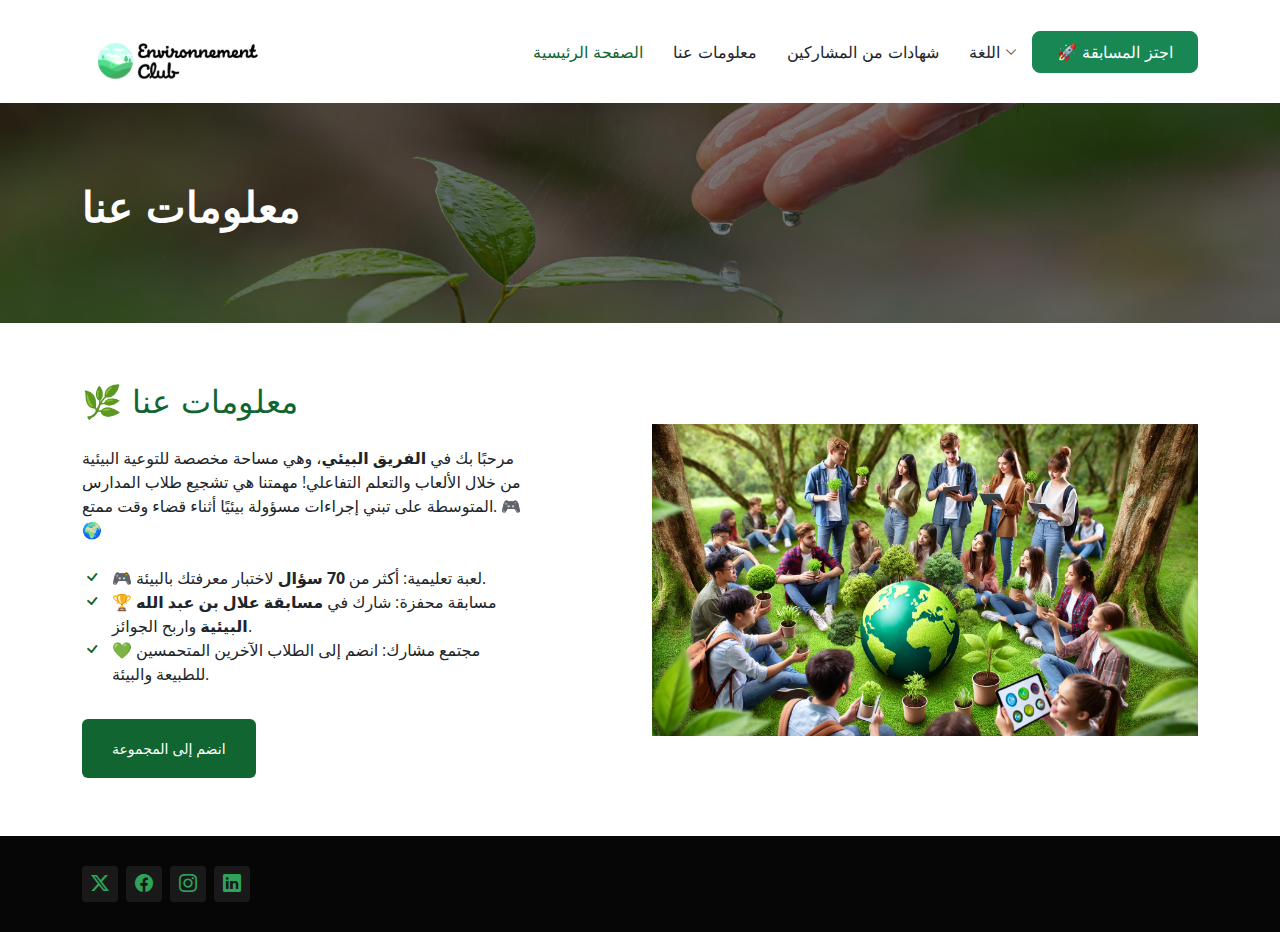
<file: about_arabic.html>
<!DOCTYPE html>
<html lang="en">

<head>
  <meta charset="utf-8">
  <meta content="width=device-width, initial-scale=1.0" name="viewport">
  <title>الفريق البيئي</title>
  <meta name="description" content="">
  <meta name="keywords" content="">

  <!-- Favicons -->
  <link href="assets/img/allal_icon.png" rel="icon">
  <link href="assets/img/apple-touch-icon.png" rel="apple-touch-icon">

  <!-- Fonts -->
  <link href="https://fonts.googleapis.com" rel="preconnect">
  <link href="https://fonts.gstatic.com" rel="preconnect" crossorigin>
  <link href="https://fonts.googleapis.com/css2?family=Open+Sans:ital,wght@0,300;0,400;0,500;0,600;0,700;0,800;1,300;1,400;1,500;1,600;1,700;1,800&family=Marcellus:wght@400&display=swap" rel="stylesheet">

  <!-- add-ons CSS Files -->
  <link href="assets/add-ons/bootstrap/css/bootstrap.min.css" rel="stylesheet">
  <link href="assets/add-ons/bootstrap-icons/bootstrap-icons.css" rel="stylesheet">
  <link href="assets/add-ons/aos/aos.css" rel="stylesheet">
  <link href="assets/add-ons/swiper/swiper-bundle.min.css" rel="stylesheet">
  <link href="assets/add-ons/glightbox/css/glightbox.min.css" rel="stylesheet">

  <!-- Main CSS File -->
  <link href="assets/css/main.css" rel="stylesheet">

  
</head>

<body class="about-page">

    <header id="header" class="header d-flex align-items-center position-relative">
    <div class="container-fluid container-xl position-relative d-flex align-items-center justify-content-between">

      <a href="index_arabic.html" class="logo d-flex align-items-center">
        <!-- Uncomment the line below if you also wish to use an image logo -->
        <img src="assets/img/logo.png" alt="AgriCulture">
        <!-- <h1 class="sitename">AgriCulture</h1>  -->
      </a>

      <nav id="navmenu" class="navmenu">
        <ul>
          <li><a href="index_arabic.html" class="active"> الصفحة الرئيسية </a></li>
          <li><a href="about_arabic.html">معلومات عنا </a></li>
          <li><a href="testimonials_arabic.html">شهادات من المشاركين</a></li>
          <li class="dropdown"><a href="#"><span>اللغة</span> <i class="bi bi-chevron-down toggle-dropdown"></i></a>
            <ul>
              <li><a class="dropdown-item" href="about_english.html">
                    <img src="assets/img/flags/english.svg" width="40" alt="UK Flag" style="margin-right: 0px;">الانجليزية</a></li>

              <li><a class="dropdown-item" href="about_arabic.html">
                    <img src="assets/img/flags/arabic.svg" width="40" alt="Arabic Flag" style="margin-right: 0px;">العربية</a></li>

              <li><a class="dropdown-item" href="about_french.html">
                    <img src="assets/img/flags/french.svg" width="40" alt="French Flag" style="margin-right: 0px;">الفرنسية</a></li>

            </ul>
          </li>
          <li><a style="color:white; " href="quiz_arabic.html" class="btn btn-success btn-lg px-4 py-2">🚀 اجتز المسابقة </a></li>
         
        </ul>
        <i class="mobile-nav-toggle d-xl-none bi bi-list"></i>
      </nav>

    </div>
  </header>


  <main class="main">

    <!-- Page Title -->
    <div class="page-title dark-background" data-aos="fade" style="background-image: url(assets/img/page-title-bg.webp);">
      <div class="container position-relative">
        <h1 style="text-align: left">معلومات عنا </h1>
        
        <nav class="breadcrumbs">
          
        </nav>
      </div>
    </div><!-- End Page Title -->

  <!-- About 3 Section -->
<section id="about-3" class="about-3 section">
  <div class="container">
    <div class="row gy-4 justify-content-between align-items-center">
      <div class="col-lg-6 order-lg-2 position-relative" data-aos="zoom-out">
        <img src="assets/img/img_sq_1.jpg" alt="Image" class="img-fluid">
        
          
        
      </div>
      <div class="col-lg-5 order-lg-1" data-aos="fade-up" data-aos-delay="100">
        <h2 class="content-title mb-4">🌿 معلومات عنا </h2>
        <p class="mb-4">

            مرحبًا بك في <strong>الفريق البيئي</strong>، وهي مساحة مخصصة للتوعية البيئية من خلال الألعاب والتعلم التفاعلي!
          مهمتنا هي تشجيع طلاب المدارس المتوسطة على تبني إجراءات مسؤولة بيئيًا أثناء قضاء وقت ممتع. 🎮🌍

        </p>
        <ul class="list-unstyled list-check">
          <li>🎮 لعبة تعليمية: أكثر من <strong>70 سؤال</strong> لاختبار معرفتك بالبيئة.</li>
          <li>🏆 مسابقة محفزة: شارك في <strong>مسابقة علال بن عبد الله البيئية</strong> واربح الجوائز.</li>
          <li>💚 مجتمع مشارك: انضم إلى الطلاب الآخرين المتحمسين للطبيعة والبيئة.</li>
        </ul>
        <p><a href="#" class="btn-cta">انضم إلى المجموعة</a></p>
      </div>
    </div>
  </div>
</section><!-- /About 3 Section -->


   <footer id="footer" class="footer dark-background">



    <div class="copyright text-center">
      <div class="container d-flex flex-column flex-lg-row justify-content-center justify-content-lg-between align-items-center">

        

        <div class="social-links order-first order-lg-last mb-3 mb-lg-0">
          <a href=""><i class="bi bi-twitter-x"></i></a>
          <a href=""><i class="bi bi-facebook"></i></a>
          <a href=""><i class="bi bi-instagram"></i></a>
          <a href=""><i class="bi bi-linkedin"></i></a>
        </div>

      </div>
    </div>

  </footer>
    
  

  <!-- Scroll Top -->
  <a href="#" id="scroll-top" class="scroll-top d-flex align-items-center justify-content-center"><i class="bi bi-arrow-up-short"></i></a>

  <!-- Preloader -->
  <div id="preloader"></div>

  <!-- add-ons JS Files -->
  <script src="assets/add-ons/bootstrap/js/bootstrap.bundle.min.js"></script>
  <script src="assets/add-ons/aos/aos.js"></script>
  <script src="assets/add-ons/swiper/swiper-bundle.min.js"></script>
  <script src="assets/add-ons/glightbox/js/glightbox.min.js"></script>

  <!-- Main JS File -->
  <script src="assets/js/main.js"></script>
  </main> 
</body>

</html>
</file>
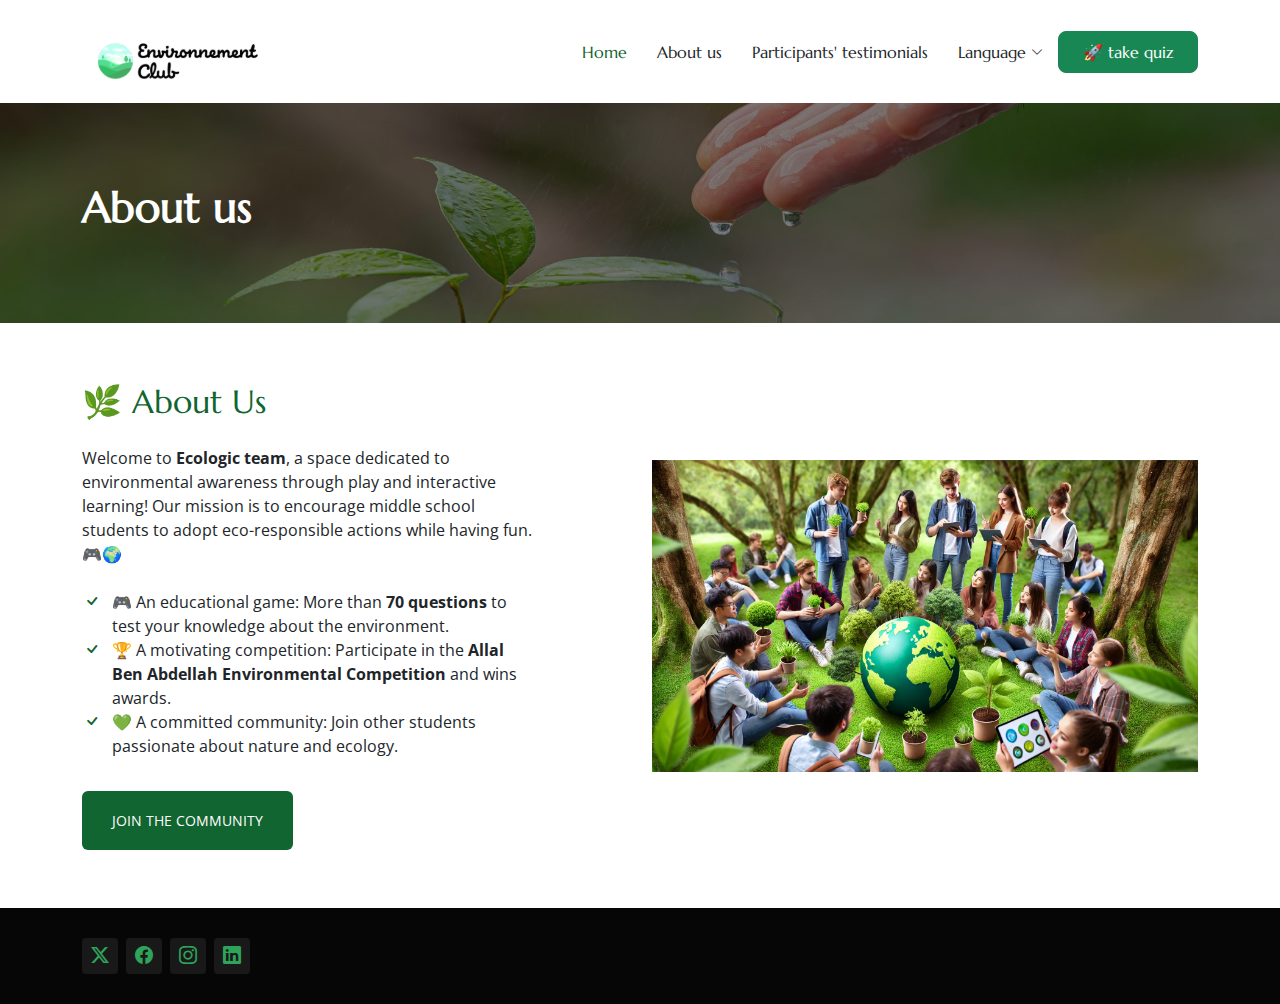
<file: about_english.html>
<!DOCTYPE html>
<html lang="en">

<head>
  <meta charset="utf-8">
  <meta content="width=device-width, initial-scale=1.0" name="viewport">
  <title>Ecologic team</title>
  <meta name="description" content="">
  <meta name="keywords" content="">

  <!-- Favicons -->
  <link href="assets/img/allal_icon.png" rel="icon">
  <link href="assets/img/apple-touch-icon.png" rel="apple-touch-icon">

  <!-- Fonts -->
  <link href="https://fonts.googleapis.com" rel="preconnect">
  <link href="https://fonts.gstatic.com" rel="preconnect" crossorigin>
  <link href="https://fonts.googleapis.com/css2?family=Open+Sans:ital,wght@0,300;0,400;0,500;0,600;0,700;0,800;1,300;1,400;1,500;1,600;1,700;1,800&family=Marcellus:wght@400&display=swap" rel="stylesheet">

  <!-- add-ons CSS Files -->
  <link href="assets/add-ons/bootstrap/css/bootstrap.min.css" rel="stylesheet">
  <link href="assets/add-ons/bootstrap-icons/bootstrap-icons.css" rel="stylesheet">
  <link href="assets/add-ons/aos/aos.css" rel="stylesheet">
  <link href="assets/add-ons/swiper/swiper-bundle.min.css" rel="stylesheet">
  <link href="assets/add-ons/glightbox/css/glightbox.min.css" rel="stylesheet">

  <!-- Main CSS File -->
  <link href="assets/css/main.css" rel="stylesheet">

  
</head>

<body class="about-page">

    <header id="header" class="header d-flex align-items-center position-relative">
    <div class="container-fluid container-xl position-relative d-flex align-items-center justify-content-between">

      <a href="index_english.html" class="logo d-flex align-items-center">
        <!-- Uncomment the line below if you also wish to use an image logo -->
        <img src="assets/img/logo.png" alt="AgriCulture">
        <!-- <h1 class="sitename">AgriCulture</h1>  -->
      </a>

        <nav id="navmenu" class="navmenu">
            <ul>
              <li><a href="index_english.html" class="active"> Home </a></li>
              <li><a href="about_english.html">About us </a></li>
              <li><a href="testimonials_english.html">Participants' testimonials</a></li>
              <li class="dropdown"><a href="#"><span>Language</span> <i class="bi bi-chevron-down toggle-dropdown"></i></a>
                <ul>
                  <li><a class="dropdown-item" href="about_english.html">
                        <img src="assets/img/flags/english.svg" width="40" alt="UK Flag" style="margin-right: 0px;">English</a></li>

                  <li><a class="dropdown-item" href="about_arabic.html">
                        <img src="assets/img/flags/arabic.svg" width="40" alt="Arabic Flag" style="margin-right: 0px;">Arabic</a></li>

                  <li><a class="dropdown-item" href="about_french.html">
                        <img src="assets/img/flags/french.svg" width="40" alt="French Flag" style="margin-right: 0px;">French</a></li>

                </ul>
              </li>
              <li><a style="color:white; " href="quiz_english.html" class="btn btn-success btn-lg px-4 py-2">🚀 take  quiz </a></li>
            </ul>
        <i class="mobile-nav-toggle d-xl-none bi bi-list"></i>
      </nav>

    </div>
  </header>


  <main class="main">

    <!-- Page Title -->
    <div class="page-title dark-background" data-aos="fade" style="background-image: url(assets/img/page-title-bg.webp);">
      <div class="container position-relative">
        <h1 style="text-align: left">About us</h1>
        
        <nav class="breadcrumbs">
          
        </nav>
      </div>
    </div><!-- End Page Title -->

  <!-- About 3 Section -->
<section id="about-3" class="about-3 section">
  <div class="container">
    <div class="row gy-4 justify-content-between align-items-center">
      <div class="col-lg-6 order-lg-2 position-relative" data-aos="zoom-out">
        <img src="assets/img/img_sq_1.jpg" alt="Image" class="img-fluid">
        
          
        
      </div>
      <div class="col-lg-5 order-lg-1" data-aos="fade-up" data-aos-delay="100">
        <h2 class="content-title mb-4">🌿 About Us</h2>
        <p class="mb-4">
          Welcome to <strong>Ecologic team</strong>, a space dedicated to environmental awareness through play and interactive learning!
          Our mission is to encourage middle school students to adopt eco-responsible actions while having fun. 🎮🌍
        </p>
        <ul class="list-unstyled list-check">
          <li>🎮 An educational game: More than <strong>70 questions</strong> to test your knowledge about the environment.</li>
          <li>🏆 A motivating competition: Participate in the <strong>Allal Ben Abdellah Environmental Competition</strong> and wins awards.</li>
          <li>💚 A committed community: Join other students passionate about nature and ecology.</li>
        </ul>
        <p><a href="#" class="btn-cta">Join the community</a></p>
      </div>
    </div>
  </div>
</section><!-- /About 3 Section -->


   <footer id="footer" class="footer dark-background">



    <div class="copyright text-center">
      <div class="container d-flex flex-column flex-lg-row justify-content-center justify-content-lg-between align-items-center">

        

        <div class="social-links order-first order-lg-last mb-3 mb-lg-0">
          <a href=""><i class="bi bi-twitter-x"></i></a>
          <a href=""><i class="bi bi-facebook"></i></a>
          <a href=""><i class="bi bi-instagram"></i></a>
          <a href=""><i class="bi bi-linkedin"></i></a>
        </div>

      </div>
    </div>

  </footer>
    
  

  <!-- Scroll Top -->
  <a href="#" id="scroll-top" class="scroll-top d-flex align-items-center justify-content-center"><i class="bi bi-arrow-up-short"></i></a>

  <!-- Preloader -->
  <div id="preloader"></div>

  <!-- add-ons JS Files -->
  <script src="assets/add-ons/bootstrap/js/bootstrap.bundle.min.js"></script>
  <script src="assets/add-ons/aos/aos.js"></script>
  <script src="assets/add-ons/swiper/swiper-bundle.min.js"></script>
  <script src="assets/add-ons/glightbox/js/glightbox.min.js"></script>

  <!-- Main JS File -->
  <script src="assets/js/main.js"></script>
  </main> 
</body>

</html>
</file>
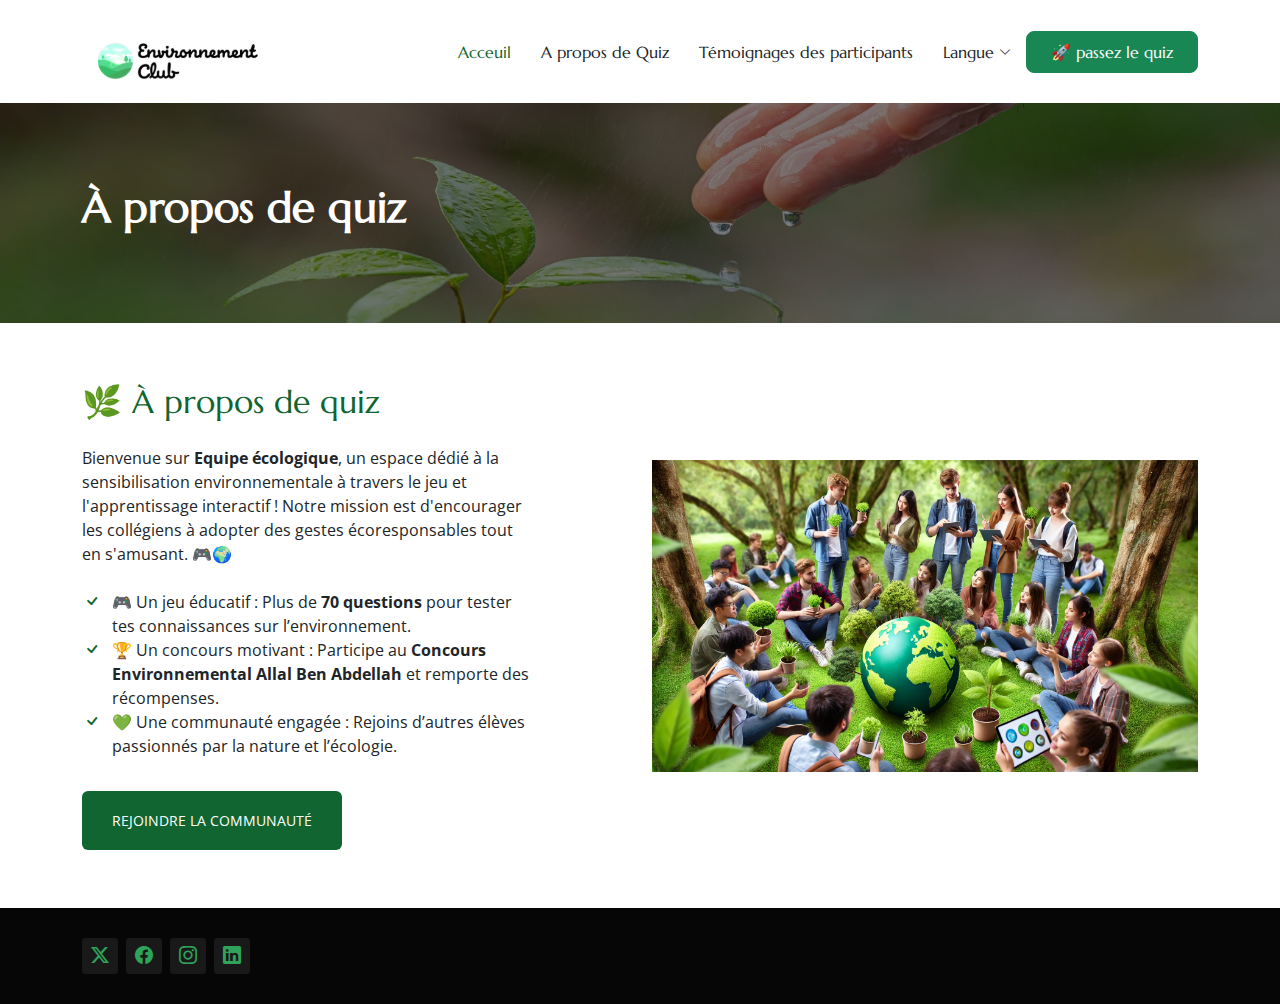
<file: about_french.html>
<!DOCTYPE html>
<html lang="en">

<head>
  <meta charset="utf-8">
  <meta content="width=device-width, initial-scale=1.0" name="viewport">
  <title>Equipe écologique</title>
  <meta name="description" content="">
  <meta name="keywords" content="">

  <!-- Favicons -->
  <link href="assets/img/allal_icon.png" rel="icon">
  <link href="assets/img/apple-touch-icon.png" rel="apple-touch-icon">

  <!-- Fonts -->
  <link href="https://fonts.googleapis.com" rel="preconnect">
  <link href="https://fonts.gstatic.com" rel="preconnect" crossorigin>
  <link href="https://fonts.googleapis.com/css2?family=Open+Sans:ital,wght@0,300;0,400;0,500;0,600;0,700;0,800;1,300;1,400;1,500;1,600;1,700;1,800&family=Marcellus:wght@400&display=swap" rel="stylesheet">

  <!-- add-ons CSS Files -->
  <link href="assets/add-ons/bootstrap/css/bootstrap.min.css" rel="stylesheet">
  <link href="assets/add-ons/bootstrap-icons/bootstrap-icons.css" rel="stylesheet">
  <link href="assets/add-ons/aos/aos.css" rel="stylesheet">
  <link href="assets/add-ons/swiper/swiper-bundle.min.css" rel="stylesheet">
  <link href="assets/add-ons/glightbox/css/glightbox.min.css" rel="stylesheet">

  <!-- Main CSS File -->
  <link href="assets/css/main.css" rel="stylesheet">

  
</head>

<body class="about-page">

    <header id="header" class="header d-flex align-items-center position-relative">
    <div class="container-fluid container-xl position-relative d-flex align-items-center justify-content-between">

      <a href="index_french.html" class="logo d-flex align-items-center">
        <!-- Uncomment the line below if you also wish to use an image logo -->
        <img src="assets/img/logo.png" alt="AgriCulture">
        <!-- <h1 class="sitename">AgriCulture</h1>  -->
      </a>

      <nav id="navmenu" class="navmenu">
        <ul>
          <li><a href="index_french.html" class="active"> Acceuil </a></li>
          <li><a href="about_french.html">A propos de Quiz </a></li>
          <li><a href="testimonials_french.html">Témoignages des participants</a></li>
          <li class="dropdown"><a href="#"><span>Langue</span> <i class="bi bi-chevron-down toggle-dropdown"></i></a>
                <ul>
                  <li><a class="dropdown-item" href="about_english.html">
                        <img src="assets/img/flags/english.svg" width="40" alt="UK Flag" style="margin-right: 0px;">Anglais</a></li>

                  <li><a class="dropdown-item" href="about_arabic.html">
                        <img src="assets/img/flags/arabic.svg" width="40" alt="Arabic Flag" style="margin-right: 0px;">Arabe</a></li>

                  <li><a class="dropdown-item" href="about_french.html">
                        <img src="assets/img/flags/french.svg" width="40" alt="French Flag" style="margin-right: 0px;">Français</a></li>

                </ul>
          </li>
          <li><a style="color:white; " href="quiz_french.html" class="btn btn-success btn-lg px-4 py-2">🚀 passez le quiz </a></li>
          
         
        </ul>
        <i class="mobile-nav-toggle d-xl-none bi bi-list"></i>
      </nav>

    </div>
  </header>


  <main class="main">

    <!-- Page Title -->
    <!-- End Page Title -->
    <div class="page-title dark-background" data-aos="fade" style="background-image: url(assets/img/page-title-bg.webp);">
      <div class="container position-relative">
        <h1 style="text-align: left">À propos de quiz</h1>
        
        <nav class="breadcrumbs">
          
        </nav>
      </div>
    </div><!-- End Page Title -->

  <!-- About 3 Section -->
<section id="about-3" class="about-3 section">
  <div class="container">
    <div class="row gy-4 justify-content-between align-items-center">
      <div class="col-lg-6 order-lg-2 position-relative" data-aos="zoom-out">
        <img src="assets/img/img_sq_1.jpg" alt="Image" class="img-fluid">
        
          
        
      </div>
      <div class="col-lg-5 order-lg-1" data-aos="fade-up" data-aos-delay="100">
        <h2 class="content-title mb-4">🌿 À propos de quiz</h2>
        <p class="mb-4">
          Bienvenue sur <strong>Equipe écologique</strong>, un espace dédié à la sensibilisation environnementale à travers le jeu et l'apprentissage interactif !
          Notre mission est d'encourager les collégiens à adopter des gestes écoresponsables tout en s'amusant. 🎮🌍
        </p>
        <ul class="list-unstyled list-check">
          <li>🎮 Un jeu éducatif : Plus de <strong>70 questions</strong> pour tester tes connaissances sur l’environnement.</li>
          <li>🏆 Un concours motivant : Participe au <strong>Concours Environnemental Allal Ben Abdellah</strong> et remporte des récompenses.</li>
          <li>💚 Une communauté engagée : Rejoins d’autres élèves passionnés par la nature et l’écologie.</li>
        </ul>
        <p><a href="index_french.html" class="btn-cta">Rejoindre la communauté</a></p>
      </div>
    </div>
  </div>
</section><!-- /About 3 Section -->


  <footer id="footer" class="footer dark-background">

   

    <div class="copyright text-center">
      <div class="container d-flex flex-column flex-lg-row justify-content-center justify-content-lg-between align-items-center">

        

        <div class="social-links order-first order-lg-last mb-3 mb-lg-0">
          <a href=""><i class="bi bi-twitter-x"></i></a>
          <a href=""><i class="bi bi-facebook"></i></a>
          <a href=""><i class="bi bi-instagram"></i></a>
          <a href=""><i class="bi bi-linkedin"></i></a>
        </div>

      </div>
    </div>

  </footer>
    
  

  <!-- Scroll Top -->
  <a href="#" id="scroll-top" class="scroll-top d-flex align-items-center justify-content-center"><i class="bi bi-arrow-up-short"></i></a>

  <!-- Preloader -->
  <div id="preloader"></div>

  <!-- add-ons JS Files -->
  <script src="assets/add-ons/bootstrap/js/bootstrap.bundle.min.js"></script>
  <script src="assets/add-ons/aos/aos.js"></script>
  <script src="assets/add-ons/swiper/swiper-bundle.min.js"></script>
  <script src="assets/add-ons/glightbox/js/glightbox.min.js"></script>

  <!-- Main JS File -->
  <script src="assets/js/main.js"></script>
  </main> 
</body>

</html>
</file>
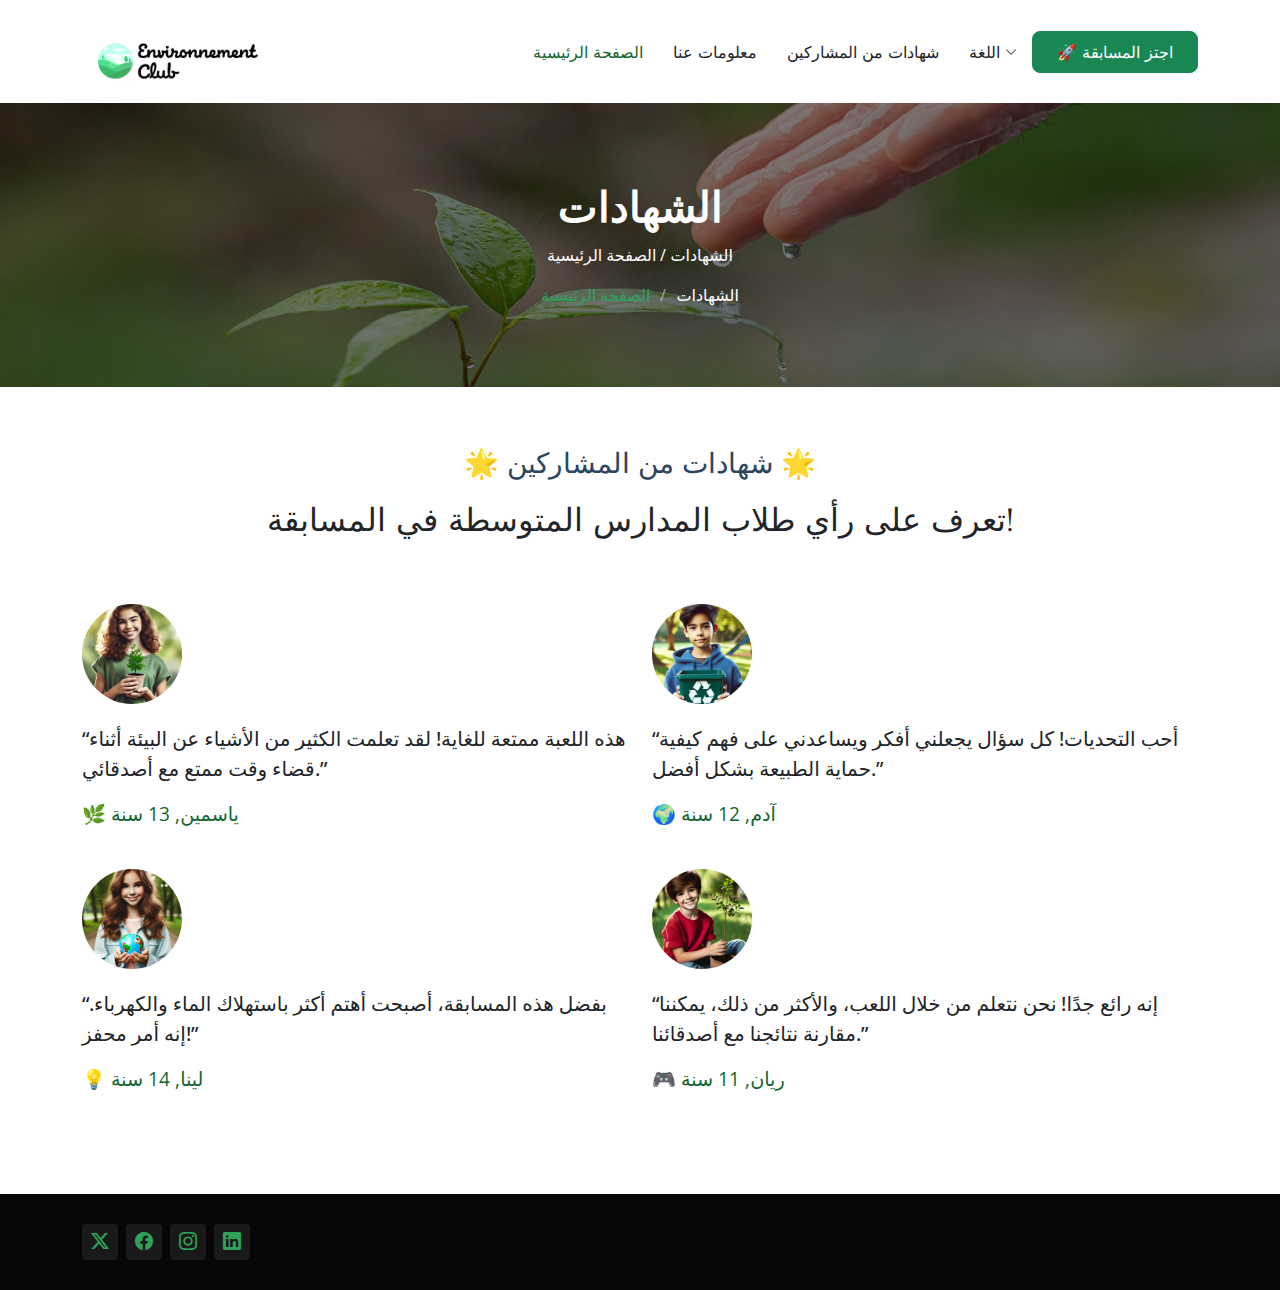
<file: testimonials_arabic.html>
<!DOCTYPE html>
<html lang="en">

<head>
  <meta charset="utf-8">
  <meta content="width=device-width, initial-scale=1.0" name="viewport">
  <title>الفريق البيئي</title>
  <meta name="description" content="">
  <meta name="keywords" content="">

  <!-- Favicons -->
  <link href="assets/img/allal_icon.png" rel="icon">
  <link href="assets/img/apple-touch-icon.png" rel="apple-touch-icon">

  <!-- Fonts -->
  <link href="https://fonts.googleapis.com" rel="preconnect">
  <link href="https://fonts.gstatic.com" rel="preconnect" crossorigin>
  <link href="https://fonts.googleapis.com/css2?family=Open+Sans:ital,wght@0,300;0,400;0,500;0,600;0,700;0,800;1,300;1,400;1,500;1,600;1,700;1,800&family=Marcellus:wght@400&display=swap" rel="stylesheet">

  <!-- add-ons CSS Files -->
  <link href="assets/add-ons/bootstrap/css/bootstrap.min.css" rel="stylesheet">
  <link href="assets/add-ons/bootstrap-icons/bootstrap-icons.css" rel="stylesheet">
  <link href="assets/add-ons/aos/aos.css" rel="stylesheet">
  <link href="assets/add-ons/swiper/swiper-bundle.min.css" rel="stylesheet">
  <link href="assets/add-ons/glightbox/css/glightbox.min.css" rel="stylesheet">

  <!-- Main CSS File -->
  <link href="assets/css/main.css" rel="stylesheet">

  
</head>

<body class="testimonials-page">

    <header id="header" class="header d-flex align-items-center position-relative">
    <div class="container-fluid container-xl position-relative d-flex align-items-center justify-content-between">

      <a href="index_arabic.html" class="logo d-flex align-items-center">
        <!-- Uncomment the line below if you also wish to use an image logo -->
        <img src="assets/img/logo.png" alt="AgriCulture">
        <!-- <h1 class="sitename">AgriCulture</h1>  -->
      </a>

      <nav id="navmenu" class="navmenu">
        <ul>
          <li><a href="index_arabic.html" class="active"> الصفحة الرئيسية </a></li>
          <li><a href="about_arabic.html">معلومات عنا </a></li>
          <li><a href="testimonials_arabic.html">شهادات من المشاركين</a></li>
          <li class="dropdown"><a href="#"><span>اللغة</span> <i class="bi bi-chevron-down toggle-dropdown"></i></a>
            <ul>
              <li><a class="dropdown-item" href="testimonials_english.html">
                    <img src="assets/img/flags/english.svg" width="40" alt="UK Flag" style="margin-right: 0px;">الانجليزية</a></li>

              <li><a class="dropdown-item" href="testimonials_arabic.html">
                    <img src="assets/img/flags/arabic.svg" width="40" alt="Arabic Flag" style="margin-right: 0px;">العربية</a></li>

              <li><a class="dropdown-item" href="testimonials_french.html">
                    <img src="assets/img/flags/french.svg" width="40" alt="French Flag" style="margin-right: 0px;">الفرنسية</a></li>

            </ul>
          </li>
          <li><a style="color:white; " href="quiz_arabic.html" class="btn btn-success btn-lg px-4 py-2">🚀 اجتز المسابقة </a></li>
         
        </ul>
        <i class="mobile-nav-toggle d-xl-none bi bi-list"></i>
      </nav>

    </div>
  </header>


  <main class="main">

    <!-- Page Title -->
    <div class="page-title dark-background" data-aos="fade" style="background-image: url(assets/img/page-title-bg.webp);">
      <div class="container position-relative">
        <h1>الشهادات</h1>
        <p>

          الشهادات
          /
          الصفحة الرئيسية

        </p>
        <nav class="breadcrumbs">
          <ol>
            <li><a href="index_arabic.html">الصفحة الرئيسية</a></li>
            <li class="current">الشهادات</li>
          </ol>
        </nav>
      </div>
    </div><!-- End Page Title -->

    <!-- Testimonials Section -->
    <section class="testimonials-12 testimonials section" id="testimonials">
      <!-- Section Title -->
      <div class="container section-title" data-aos="fade-up">
        <h2>🌟 شهادات من المشاركين 🌟</h2>
        <p>تعرف على رأي طلاب المدارس المتوسطة في المسابقة!</p>
      </div><!-- End Section Title -->

      <div class="testimonial-wrap">
        <div class="container">
          <div class="row">
            <div class="col-md-6 mb-4 mb-md-4">
              <div class="testimonial">
                <img src="assets/img/testimonials/testimonials-1.jpg" alt="Témoignage de Yasmine">
                <blockquote>
                  <p>
                    “هذه اللعبة ممتعة للغاية! لقد تعلمت الكثير من الأشياء عن البيئة أثناء قضاء وقت ممتع مع أصدقائي.”
                  </p>
                </blockquote>
                <p class="client-name">🌿 ياسمين, 13 سنة</p>
              </div>
            </div>
    
            <div class="col-md-6 mb-4 mb-md-4">
              <div class="testimonial">
                <img src="assets/img/testimonials/testimonials-2.jpg" alt="Témoignage d'Adam">
                <blockquote>
                  <p>
                    “أحب التحديات! كل سؤال يجعلني أفكر ويساعدني على فهم كيفية حماية الطبيعة بشكل أفضل.”
                  </p>
                </blockquote>
                <p class="client-name">🌍 آدم, 12 سنة</p>
              </div>
            </div>
    
            <div class="col-md-6 mb-4 mb-md-4">
              <div class="testimonial">
                <img src="assets/img/testimonials/testimonials-3.jpg" alt="Témoignage de Lina">
                <blockquote>
                  <p>
                    “بفضل هذه المسابقة، أصبحت أهتم أكثر باستهلاك الماء والكهرباء. إنه أمر محفز!”
                  </p>
                </blockquote>
                <p class="client-name">💡 لينا, 14 سنة</p>
              </div>
            </div>
    
            <div class="col-md-6 mb-4 mb-md-4">
              <div class="testimonial">
                <img src="assets/img/testimonials/testimonials-4.jpg" alt="Témoignage de Rayan">
                <blockquote>
                  <p>
                    “إنه رائع جدًا! نحن نتعلم من خلال اللعب، والأكثر من ذلك، يمكننا مقارنة نتائجنا مع أصدقائنا.”
                  </p>
                </blockquote>
                <p class="client-name">🎮 ريان, 11 سنة</p>
              </div>
            </div>
          </div>
        </div>
      </div>
    </section><!-- /Testimonials Section -->
    
   

  </main>

 
   <footer id="footer" class="footer dark-background">



    <div class="copyright text-center">
      <div class="container d-flex flex-column flex-lg-row justify-content-center justify-content-lg-between align-items-center">

        

        <div class="social-links order-first order-lg-last mb-3 mb-lg-0">
          <a href=""><i class="bi bi-twitter-x"></i></a>
          <a href=""><i class="bi bi-facebook"></i></a>
          <a href=""><i class="bi bi-instagram"></i></a>
          <a href=""><i class="bi bi-linkedin"></i></a>
        </div>

      </div>
    </div>

  </footer>
  <!-- Scroll Top -->
  <a href="#" id="scroll-top" class="scroll-top d-flex align-items-center justify-content-center"><i class="bi bi-arrow-up-short"></i></a>

  <!-- Preloader -->
  <div id="preloader"></div>

  <!-- add-ons JS Files -->
  <script src="assets/add-ons/bootstrap/js/bootstrap.bundle.min.js"></script>
  <script src="assets/add-ons/aos/aos.js"></script>
  <script src="assets/add-ons/swiper/swiper-bundle.min.js"></script>
  <script src="assets/add-ons/glightbox/js/glightbox.min.js"></script>

  <!-- Main JS File -->
  <script src="assets/js/main.js"></script>

</body>

</html>
</file>
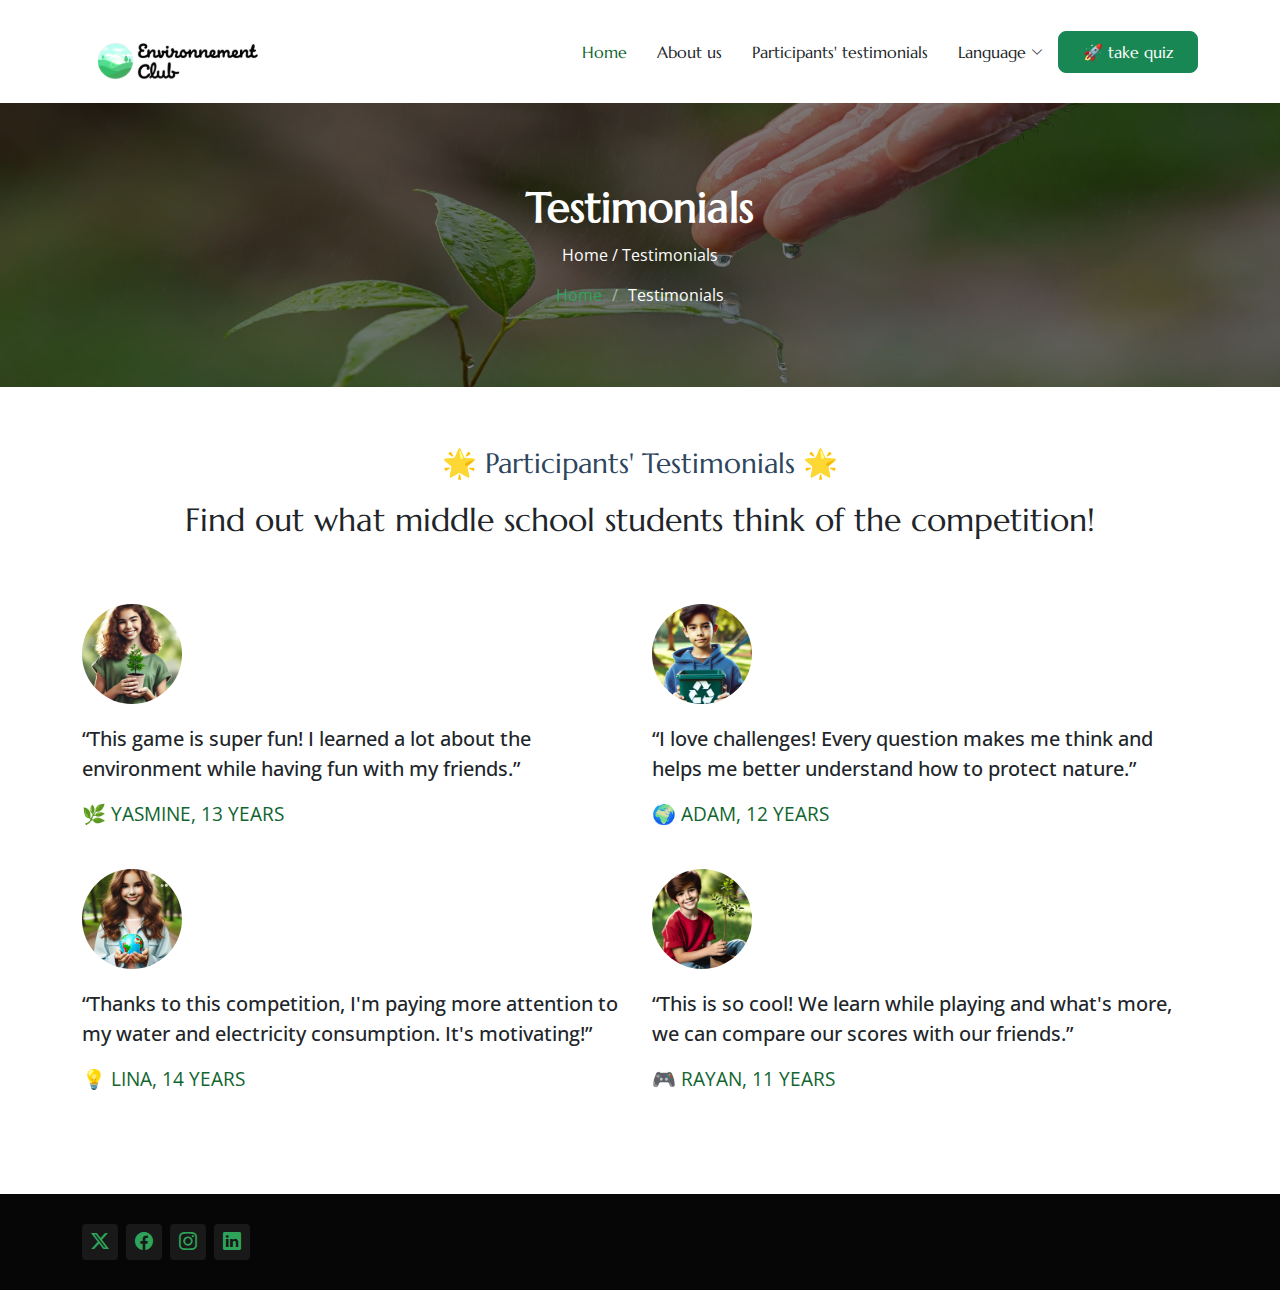
<file: testimonials_english.html>
<!DOCTYPE html>
<html lang="en">

<head>
  <meta charset="utf-8">
  <meta content="width=device-width, initial-scale=1.0" name="viewport">
  <title>Ecologic team</title>
  <meta name="description" content="">
  <meta name="keywords" content="">

  <!-- Favicons -->
  <link href="assets/img/allal_icon.png" rel="icon">
  <link href="assets/img/apple-touch-icon.png" rel="apple-touch-icon">

  <!-- Fonts -->
  <link href="https://fonts.googleapis.com" rel="preconnect">
  <link href="https://fonts.gstatic.com" rel="preconnect" crossorigin>
  <link href="https://fonts.googleapis.com/css2?family=Open+Sans:ital,wght@0,300;0,400;0,500;0,600;0,700;0,800;1,300;1,400;1,500;1,600;1,700;1,800&family=Marcellus:wght@400&display=swap" rel="stylesheet">

  <!-- add-ons CSS Files -->
  <link href="assets/add-ons/bootstrap/css/bootstrap.min.css" rel="stylesheet">
  <link href="assets/add-ons/bootstrap-icons/bootstrap-icons.css" rel="stylesheet">
  <link href="assets/add-ons/aos/aos.css" rel="stylesheet">
  <link href="assets/add-ons/swiper/swiper-bundle.min.css" rel="stylesheet">
  <link href="assets/add-ons/glightbox/css/glightbox.min.css" rel="stylesheet">

  <!-- Main CSS File -->
  <link href="assets/css/main.css" rel="stylesheet">

  
</head>

<body class="testimonials-page">

    <header id="header" class="header d-flex align-items-center position-relative">
    <div class="container-fluid container-xl position-relative d-flex align-items-center justify-content-between">

      <a href="index_english.html" class="logo d-flex align-items-center">
        <!-- Uncomment the line below if you also wish to use an image logo -->
        <img src="assets/img/logo.png" alt="AgriCulture">
        <!-- <h1 class="sitename">AgriCulture</h1>  -->
      </a>

      <nav id="navmenu" class="navmenu">
        <ul>
          <li><a href="index_english.html" class="active"> Home </a></li>
          <li><a href="about_english.html">About us </a></li>
          <li><a href="testimonials_english.html">Participants' testimonials</a></li>
          <li class="dropdown"><a href="#"><span>Language</span> <i class="bi bi-chevron-down toggle-dropdown"></i></a>
             <ul>
                <li><a class="dropdown-item" href="testimonials_english.html">
                    <img src="assets/img/flags/english.svg" width="40" alt="UK Flag" style="margin-right: 0px;">English</a></li>

                <li><a class="dropdown-item" href="testimonials_arabic.html">
                    <img src="assets/img/flags/arabic.svg" width="40" alt="Arabic Flag" style="margin-right: 0px;">Arabic</a></li>

                <li><a class="dropdown-item" href="testimonials_french.html">
                    <img src="assets/img/flags/french.svg" width="40" alt="French Flag" style="margin-right: 0px;">French</a></li>

             </ul>
          </li>
          <li><a style="color:white; " href="quiz_english.html" class="btn btn-success btn-lg px-4 py-2">🚀 take  quiz </a></li>

         
        </ul>
        <i class="mobile-nav-toggle d-xl-none bi bi-list"></i>
      </nav>

    </div>
  </header>


  <main class="main">

    <!-- Page Title -->
    <div class="page-title dark-background" data-aos="fade" style="background-image: url(assets/img/page-title-bg.webp);">
      <div class="container position-relative">
        <h1> Testimonials</h1>
        <p>
          Home / Testimonials
        </p>
        <nav class="breadcrumbs">
          <ol>
            <li><a href="index_english.html">Home</a></li>
            <li class="current">Testimonials</li>
          </ol>
        </nav>
      </div>
    </div><!-- End Page Title -->

    <!-- Testimonials Section -->
    <section class="testimonials-12 testimonials section" id="testimonials">
      <!-- Section Title -->
      <div class="container section-title" data-aos="fade-up">
        <h2>🌟 Participants' Testimonials 🌟</h2>
        <p>Find out what middle school students think of the competition!</p>
      </div><!-- End Section Title -->

      <div class="testimonial-wrap">
        <div class="container">
          <div class="row">
            <div class="col-md-6 mb-4 mb-md-4">
              <div class="testimonial">
                <img src="assets/img/testimonials/testimonials-1.jpg" alt="Témoignage de Yasmine">
                <blockquote>
                  <p>
                    “This game is super fun! I learned a lot about the environment while having fun with my friends.”
                  </p>
                </blockquote>
                <p class="client-name">🌿 Yasmine, 13 years</p>
              </div>
            </div>
    
            <div class="col-md-6 mb-4 mb-md-4">
              <div class="testimonial">
                <img src="assets/img/testimonials/testimonials-2.jpg" alt="Témoignage d'Adam">
                <blockquote>
                  <p>
                    “I love challenges! Every question makes me think and helps me better understand how to protect nature.”
                  </p>
                </blockquote>
                <p class="client-name">🌍 Adam, 12 years</p>
              </div>
            </div>
    
            <div class="col-md-6 mb-4 mb-md-4">
              <div class="testimonial">
                <img src="assets/img/testimonials/testimonials-3.jpg" alt="Témoignage de Lina">
                <blockquote>
                  <p>
                    “Thanks to this competition, I'm paying more attention to my water and electricity consumption. It's motivating!”
                  </p>
                </blockquote>
                <p class="client-name">💡 Lina, 14 years</p>
              </div>
            </div>
    
            <div class="col-md-6 mb-4 mb-md-4">
              <div class="testimonial">
                <img src="assets/img/testimonials/testimonials-4.jpg" alt="Témoignage de Rayan">
                <blockquote>
                  <p>
                    “This is so cool! We learn while playing and what's more, we can compare our scores with our friends.”
                  </p>
                </blockquote>
                <p class="client-name">🎮 Rayan, 11 years</p>
              </div>
            </div>
          </div>
        </div>
      </div>
    </section><!-- /Testimonials Section -->
    
   

  </main>

 
   <footer id="footer" class="footer dark-background">


    <div class="copyright text-center">
      <div class="container d-flex flex-column flex-lg-row justify-content-center justify-content-lg-between align-items-center">

        

        <div class="social-links order-first order-lg-last mb-3 mb-lg-0">
          <a href=""><i class="bi bi-twitter-x"></i></a>
          <a href=""><i class="bi bi-facebook"></i></a>
          <a href=""><i class="bi bi-instagram"></i></a>
          <a href=""><i class="bi bi-linkedin"></i></a>
        </div>

      </div>
    </div>

  </footer>
  <!-- Scroll Top -->
  <a href="#" id="scroll-top" class="scroll-top d-flex align-items-center justify-content-center"><i class="bi bi-arrow-up-short"></i></a>

  <!-- Preloader -->
  <div id="preloader"></div>

  <!-- add-ons JS Files -->
  <script src="assets/add-ons/bootstrap/js/bootstrap.bundle.min.js"></script>
  <script src="assets/add-ons/aos/aos.js"></script>
  <script src="assets/add-ons/swiper/swiper-bundle.min.js"></script>
  <script src="assets/add-ons/glightbox/js/glightbox.min.js"></script>

  <!-- Main JS File -->
  <script src="assets/js/main.js"></script>

</body>

</html>
</file>
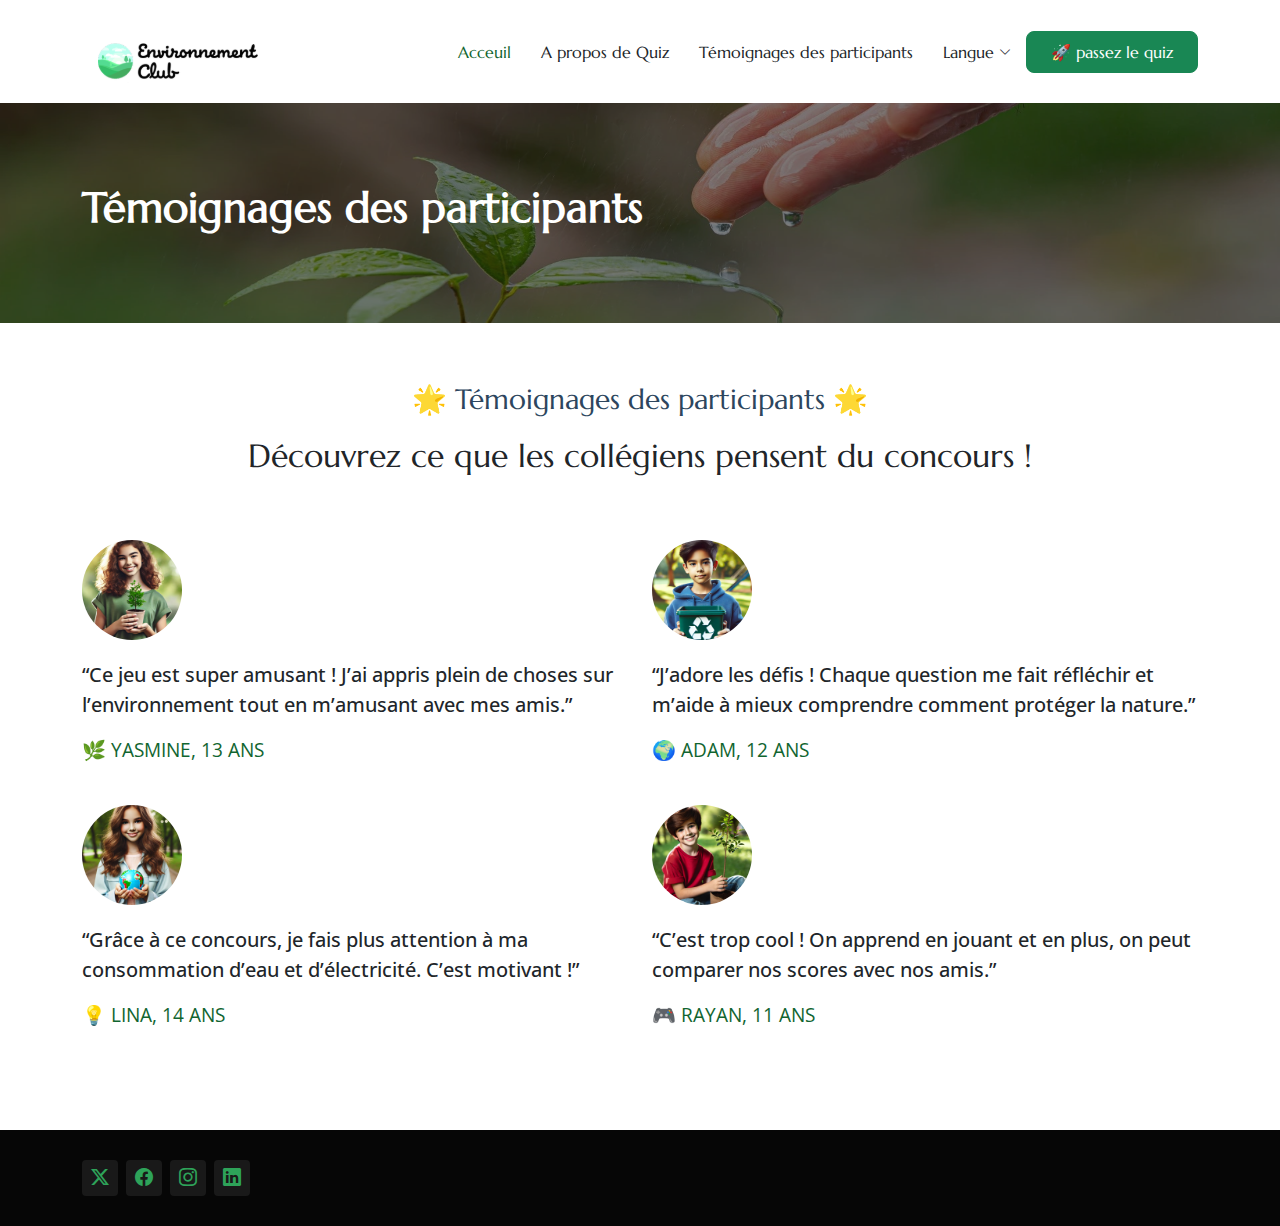
<file: testimonials_french.html>
<!DOCTYPE html>
<html lang="en">

<head>
  <meta charset="utf-8">
  <meta content="width=device-width, initial-scale=1.0" name="viewport">
  <title>Equipe écologique</title>
  <meta name="description" content="">
  <meta name="keywords" content="">

  <!-- Favicons -->
  <link href="assets/img/allal_icon.png" rel="icon">
  <link href="assets/img/apple-touch-icon.png" rel="apple-touch-icon">

  <!-- Fonts -->
  <link href="https://fonts.googleapis.com" rel="preconnect">
  <link href="https://fonts.gstatic.com" rel="preconnect" crossorigin>
  <link href="https://fonts.googleapis.com/css2?family=Open+Sans:ital,wght@0,300;0,400;0,500;0,600;0,700;0,800;1,300;1,400;1,500;1,600;1,700;1,800&family=Marcellus:wght@400&display=swap" rel="stylesheet">

  <!-- add-ons CSS Files -->
  <link href="assets/add-ons/bootstrap/css/bootstrap.min.css" rel="stylesheet">
  <link href="assets/add-ons/bootstrap-icons/bootstrap-icons.css" rel="stylesheet">
  <link href="assets/add-ons/aos/aos.css" rel="stylesheet">
  <link href="assets/add-ons/swiper/swiper-bundle.min.css" rel="stylesheet">
  <link href="assets/add-ons/glightbox/css/glightbox.min.css" rel="stylesheet">

  <!-- Main CSS File -->
  <link href="assets/css/main.css" rel="stylesheet">

  
</head>

<body class="testimonials-page">

   <header id="header" class="header d-flex align-items-center position-relative">
    <div class="container-fluid container-xl position-relative d-flex align-items-center justify-content-between">

      <a href="index_french.html" class="logo d-flex align-items-center">
        <!-- Uncomment the line below if you also wish to use an image logo -->
        <img src="assets/img/logo.png" alt="AgriCulture">
        <!-- <h1 class="sitename">AgriCulture</h1>  -->
      </a>

      <nav id="navmenu" class="navmenu">
        <ul>
          <li><a href="index_french.html" class="active"> Acceuil </a></li>
          <li><a href="about_french.html">A propos de Quiz </a></li>
          <li><a href="testimonials_french.html">Témoignages des participants</a></li>
          <li class="dropdown"><a href="#"><span>Langue</span> <i class="bi bi-chevron-down toggle-dropdown"></i></a>
                <ul>
                  <li><a class="dropdown-item" href="testimonials_english.html">
                        <img src="assets/img/flags/english.svg" width="40" alt="UK Flag" style="margin-right: 0px;">Anglais</a></li>

                  <li><a class="dropdown-item" href="testimonials_arabic.html">
                        <img src="assets/img/flags/arabic.svg" width="40" alt="Arabic Flag" style="margin-right: 0px;">Arabe</a></li>

                  <li><a class="dropdown-item" href="testimonials_french.html">
                        <img src="assets/img/flags/french.svg" width="40" alt="French Flag" style="margin-right: 0px;">Français</a></li>

                </ul>
          </li>
          <li><a style="color:white; " href="quiz_french.html" class="btn btn-success btn-lg px-4 py-2">🚀 passez le quiz </a></li>
          
         
        </ul>
        <i class="mobile-nav-toggle d-xl-none bi bi-list"></i>
      </nav>

    </div>
  </header>


  <main class="main">

    <!-- Page Title -->
   <div class="page-title dark-background" data-aos="fade" style="background-image: url(assets/img/page-title-bg.webp);">
      <div class="container position-relative">
        <h1 style="text-align: left">  Témoignages des participants </h1>
        
        
        <nav class="breadcrumbs">
          
        </nav>
      </div>
    </div><!-- End Page Title -->

    <!-- Testimonials Section -->
    <section class="testimonials-12 testimonials section" id="testimonials">
      <!-- Section Title -->
      <div class="container section-title" data-aos="fade-up">
        <h2>🌟 Témoignages des participants 🌟</h2>
        <p>Découvrez ce que les collégiens pensent du concours !</p>
      </div><!-- End Section Title -->

      <div class="testimonial-wrap">
        <div class="container">
          <div class="row">
            <div class="col-md-6 mb-4 mb-md-4">
              <div class="testimonial">
                <img src="assets/img/testimonials/testimonials-1.jpg" alt="Témoignage de Yasmine">
                <blockquote>
                  <p>
                    “Ce jeu est super amusant ! J’ai appris plein de choses sur l’environnement tout en m’amusant avec mes amis.” 
                  </p>
                </blockquote>
                <p class="client-name">🌿 Yasmine, 13 ans</p>
              </div>
            </div>
    
            <div class="col-md-6 mb-4 mb-md-4">
              <div class="testimonial">
                <img src="assets/img/testimonials/testimonials-2.jpg" alt="Témoignage d'Adam">
                <blockquote>
                  <p>
                    “J’adore les défis ! Chaque question me fait réfléchir et m’aide à mieux comprendre comment protéger la nature.” 
                  </p>
                </blockquote>
                <p class="client-name">🌍 Adam, 12 ans</p>
              </div>
            </div>
    
            <div class="col-md-6 mb-4 mb-md-4">
              <div class="testimonial">
                <img src="assets/img/testimonials/testimonials-3.jpg" alt="Témoignage de Lina">
                <blockquote>
                  <p>
                    “Grâce à ce concours, je fais plus attention à ma consommation d’eau et d’électricité. C’est motivant !” 
                  </p>
                </blockquote>
                <p class="client-name">💡 Lina, 14 ans</p>
              </div>
            </div>
    
            <div class="col-md-6 mb-4 mb-md-4">
              <div class="testimonial">
                <img src="assets/img/testimonials/testimonials-4.jpg" alt="Témoignage de Rayan">
                <blockquote>
                  <p>
                    “C’est trop cool ! On apprend en jouant et en plus, on peut comparer nos scores avec nos amis.” 
                  </p>
                </blockquote>
                <p class="client-name">🎮 Rayan, 11 ans</p>
              </div>
            </div>
          </div>
        </div>
      </div>
    </section><!-- /Testimonials Section -->
    
   

  </main>
<footer id="footer" class="footer dark-background">

   

    <div class="copyright text-center">
      <div class="container d-flex flex-column flex-lg-row justify-content-center justify-content-lg-between align-items-center">

        

        <div class="social-links order-first order-lg-last mb-3 mb-lg-0">
          <a href=""><i class="bi bi-twitter-x"></i></a>
          <a href=""><i class="bi bi-facebook"></i></a>
          <a href=""><i class="bi bi-instagram"></i></a>
          <a href=""><i class="bi bi-linkedin"></i></a>
        </div>

      </div>
    </div>

  </footer>
  <!-- Scroll Top -->
  <a href="#" id="scroll-top" class="scroll-top d-flex align-items-center justify-content-center"><i class="bi bi-arrow-up-short"></i></a>

  <!-- Preloader -->
  <div id="preloader"></div>

  <!-- add-ons JS Files -->
  <script src="assets/add-ons/bootstrap/js/bootstrap.bundle.min.js"></script>
  <script src="assets/add-ons/aos/aos.js"></script>
  <script src="assets/add-ons/swiper/swiper-bundle.min.js"></script>
  <script src="assets/add-ons/glightbox/js/glightbox.min.js"></script>

  <!-- Main JS File -->
  <script src="assets/js/main.js"></script>

</body>

</html>
</file>
<file: assets/css/main.css>
:root {
  --default-font: "Open Sans",  system-ui, -apple-system, "Segoe UI", Roboto, "Helvetica Neue", Arial, "Noto Sans", "Liberation Sans", sans-serif, "Apple Color Emoji", "Segoe UI Emoji", "Segoe UI Symbol", "Noto Color Emoji";
  --heading-font: "Marcellus",  sans-serif;
  --nav-font: "Marcellus",  sans-serif;
}

/* Global Colors - The following color variables are used throughout the website. Updating them here will change the color scheme of the entire website */
:root { 
  --background-color: #ffffff; /* Background color for the entire website, including individual sections */
  --default-color: #212529; /* Default color used for the majority of the text content across the entire website */
  --heading-color: #2d465e; /* Color for headings, subheadings and title throughout the website */
  --accent-color: #116530; /* Accent color that represents your brand on the website. It's used for buttons, links, and other elements that need to stand out */
  --surface-color: #ffffff; /* The surface color is used as a background of boxed elements within sections, such as cards, icon boxes, or other elements that require a visual separation from the global background. */
  --contrast-color: #ffffff; /* Contrast color for text, ensuring readability against backgrounds of accent, heading, or default colors. */
}

/* Nav Menu Colors - The following color variables are used specifically for the navigation menu. They are separate from the global colors to allow for more customization options */
:root {
  --nav-color: #212529;  /* The default color of the main navmenu links */
  --nav-hover-color: #116530; /* Applied to main navmenu links when they are hovered over or active */
  --nav-mobile-background-color: #ffffff; /* Used as the background color for mobile navigation menu */
  --nav-dropdown-background-color: #ffffff; /* Used as the background color for dropdown items that appear when hovering over primary navigation items */
  --nav-dropdown-color: #212529; /* Used for navigation links of the dropdown items in the navigation menu. */
  --nav-dropdown-hover-color: #116530; /* Similar to --nav-hover-color, this color is applied to dropdown navigation links when they are hovered over. */
}

/* Color Presets - These classes override global colors when applied to any section or element, providing reuse of the sam color scheme. */

.light-background {
  --background-color: #f9f9f9;
  --surface-color: #ffffff;
}

.dark-background {
  --background-color: #060606;
  --default-color: #ffffff;
  --heading-color: #ffffff;
  --accent-color: #2ea359;
  --surface-color: #252525;
  --contrast-color: #ffffff;
}

/* Smooth scroll */
:root {
  scroll-behavior: smooth;
}

/*--------------------------------------------------------------
# General Styling & Shared Classes
--------------------------------------------------------------*/
body {
  color: var(--default-color);
  background-color: var(--background-color);
  font-family: var(--default-font);
}

a {
  color: var(--accent-color);
  text-decoration: none;
  transition: 0.3s;
}

a:hover {
  color: color-mix(in srgb, var(--accent-color), transparent 25%);
  text-decoration: none;
}

h1,
h2,
h3,
h4,
h5,
h6 {
  color: var(--heading-color);
  font-family: var(--heading-font);
}





  100% {
    transform: rotate(360deg);
  }
}

/* Pulsating Play Button
------------------------------*/
.pulsating-play-btn {
  width: 94px;
  height: 94px;
  background: radial-gradient(var(--accent-color) 50%, color-mix(in srgb, var(--accent-color), transparent 75%) 52%);
  border-radius: 50%;
  display: block;
  position: relative;
  overflow: hidden;
}

.pulsating-play-btn:before {
  content: "";
  position: absolute;
  width: 120px;
  height: 120px;
  animation-delay: 0s;
  animation: pulsate-play-btn 2s;
  animation-direction: forwards;
  animation-iteration-count: infinite;
  animation-timing-function: steps;
  opacity: 1;
  border-radius: 50%;
  border: 5px solid color-mix(in srgb, var(--accent-color), transparent 30%);
  top: -15%;
  left: -15%;
  background: rgba(198, 16, 0, 0);
}

.pulsating-play-btn:after {
  content: "";
  position: absolute;
  left: 50%;
  top: 50%;
  transform: translateX(-40%) translateY(-50%);
  width: 0;
  height: 0;
  border-top: 10px solid transparent;
  border-bottom: 10px solid transparent;
  border-left: 15px solid #fff;
  z-index: 100;
  transition: all 400ms cubic-bezier(0.55, 0.055, 0.675, 0.19);
}

.pulsating-play-btn:hover:before {
  content: "";
  position: absolute;
  left: 50%;
  top: 50%;
  transform: translateX(-40%) translateY(-50%);
  width: 0;
  height: 0;
  border: none;
  border-top: 10px solid transparent;
  border-bottom: 10px solid transparent;
  border-left: 15px solid #fff;
  z-index: 200;
  animation: none;
  border-radius: 0;
}

.pulsating-play-btn:hover:after {
  border-left: 15px solid var(--accent-color);
  transform: scale(20);
}

@keyframes pulsate-play-btn {
  0% {
    transform: scale(0.6, 0.6);
    opacity: 1;
  }

  100% {
    transform: scale(1, 1);
    opacity: 0;
  }
}

/*--------------------------------------------------------------
# Global Header
--------------------------------------------------------------*/
.header {
  color: var(--default-color);
  background-color: var(--background-color);
  padding: 20px 0;
  transition: all 0.5s;
  z-index: 997;
}

.header .logo {
  line-height: 1;
}

.header .logo img {
  max-height: 82px;
  margin-right: 8px;
}

.header .logo h1 {
  font-size: 30px;
  margin: 0;
  font-weight: 700;
  color: var(--heading-color);
}

.scrolled .header {
  box-shadow: 0px 0 18px color-mix(in srgb, var(--default-color), transparent 85%);
}

/*--------------------------------------------------------------
# Navigation Menu
--------------------------------------------------------------*/
/* Navmenu - Desktop */
@media (min-width: 1200px) {
  .navmenu {
    padding: 0;
  }

  .navmenu ul {
    margin: 0;
    padding: 0;
    display: flex;
    list-style: none;
    align-items: center;
  }

  .navmenu li {
    position: relative;
  }

  .navmenu a,
  .navmenu a:focus {
    color: var(--nav-color);
    padding: 18px 15px;
    font-size: 16px;
    font-family: var(--nav-font);
    font-weight: 400;
    display: flex;
    align-items: center;
    justify-content: space-between;
    white-space: nowrap;
    transition: 0.3s;
  }

  .navmenu a i,
  .navmenu a:focus i {
    font-size: 12px;
    line-height: 0;
    margin-left: 5px;
    transition: 0.3s;
  }

  .navmenu li:last-child a {
    padding-right: 0;
  }

  .navmenu li:hover>a,
  .navmenu .active,
  .navmenu .active:focus {
    color: var(--nav-hover-color);
  }

  .navmenu .dropdown ul {
    margin: 0;
    padding: 10px 0;
    background: var(--nav-dropdown-background-color);
    display: block;
    position: absolute;
    visibility: hidden;
    left: 14px;
    top: 130%;
    opacity: 0;
    transition: 0.3s;
    border-radius: 4px;
    z-index: 99;
    box-shadow: 0px 0px 30px color-mix(in srgb, var(--default-color), transparent 85%);
  }

  .navmenu .dropdown ul li {
    min-width: 200px;
  }

  .navmenu .dropdown ul a {
    padding: 10px 20px;
    font-size: 15px;
    text-transform: none;
    color: var(--nav-dropdown-color);
  }

  .navmenu .dropdown ul a i {
    font-size: 12px;
  }

  .navmenu .dropdown ul a:hover,
  .navmenu .dropdown ul .active:hover,
  .navmenu .dropdown ul li:hover>a {
    color: var(--nav-dropdown-hover-color);
  }

  .navmenu .dropdown:hover>ul {
    opacity: 1;
    top: 100%;
    visibility: visible;
  }

  .navmenu .dropdown .dropdown ul {
    top: 0;
    left: -90%;
    visibility: hidden;
  }

  .navmenu .dropdown .dropdown:hover>ul {
    opacity: 1;
    top: 0;
    left: -100%;
    visibility: visible;
  }
}

/* Navmenu - Mobile */
@media (max-width: 1199px) {
  .mobile-nav-toggle {
    color: var(--nav-color);
    font-size: 28px;
    line-height: 0;
    margin-right: 10px;
    cursor: pointer;
    transition: color 0.3s;
  }

  .navmenu {
    padding: 0;
    z-index: 9997;
  }

  .navmenu ul {
    display: none;
    list-style: none;
    position: absolute;
    inset: 60px 20px 20px 20px;
    padding: 10px 0;
    margin: 0;
    border-radius: 6px;
    background-color: var(--nav-mobile-background-color);
    overflow-y: auto;
    transition: 0.3s;
    z-index: 9998;
    box-shadow: 0px 0px 30px color-mix(in srgb, var(--default-color), transparent 90%);
  }

  .navmenu a,
  .navmenu a:focus {
    color: var(--nav-dropdown-color);
    padding: 10px 20px;
    font-family: var(--nav-font);
    font-size: 17px;
    font-weight: 500;
    display: flex;
    align-items: center;
    justify-content: space-between;
    white-space: nowrap;
    transition: 0.3s;
  }

  .navmenu a i,
  .navmenu a:focus i {
    font-size: 12px;
    line-height: 0;
    margin-left: 5px;
    width: 30px;
    height: 30px;
    display: flex;
    align-items: center;
    justify-content: center;
    border-radius: 50%;
    transition: 0.3s;
    background-color: color-mix(in srgb, var(--accent-color), transparent 90%);
  }

  .navmenu a i:hover,
  .navmenu a:focus i:hover {
    background-color: var(--accent-color);
    color: var(--contrast-color);
  }

  .navmenu a:hover,
  .navmenu .active,
  .navmenu .active:focus {
    color: var(--nav-dropdown-hover-color);
  }

  .navmenu .active i,
  .navmenu .active:focus i {
    background-color: var(--accent-color);
    color: var(--contrast-color);
    transform: rotate(180deg);
  }

  .navmenu .dropdown ul {
    position: static;
    display: none;
    z-index: 99;
    padding: 10px 0;
    margin: 10px 20px;
    background-color: var(--nav-dropdown-background-color);
    border: 1px solid color-mix(in srgb, var(--default-color), transparent 90%);
    box-shadow: none;
    transition: all 0.5s ease-in-out;
  }

  .navmenu .dropdown ul ul {
    background-color: rgba(33, 37, 41, 0.1);
  }

  .navmenu .dropdown>.dropdown-active {
    display: block;
    background-color: rgba(33, 37, 41, 0.03);
  }

  .mobile-nav-active {
    overflow: hidden;
  }

  .mobile-nav-active .mobile-nav-toggle {
    color: #fff;
    position: absolute;
    font-size: 32px;
    top: 15px;
    right: 15px;
    margin-right: 0;
    z-index: 9999;
  }

  .mobile-nav-active .navmenu {
    position: fixed;
    overflow: hidden;
    inset: 0;
    background: rgba(33, 37, 41, 0.8);
    transition: 0.3s;
  }

  .mobile-nav-active .navmenu>ul {
    display: block;
  }
}

/*--------------------------------------------------------------
# Global Footer
--------------------------------------------------------------*/
.footer {
  color: var(--default-color);
  background-color: var(--background-color);
  font-size: 14px;
  position: relative;
}

.footer .footer-top {
  background-color: color-mix(in srgb, var(--background-color), white 5%);
  padding-top: 50px;
}

.footer .footer-about .logo {
  line-height: 1;
  margin-bottom: 25px;
}

.footer .footer-about .logo img {
  max-height: 40px;
  margin-right: 6px;
}

.footer .footer-about .logo span {
  color: var(--heading-color);
  font-family: var(--heading-font);
  font-size: 26px;
  font-weight: 700;
  letter-spacing: 1px;
}

.footer .footer-about p {
  font-size: 14px;
  font-family: var(--heading-font);
}

.footer h4 {
  font-size: 16px;
  font-weight: 600;
  position: relative;
  padding-bottom: 12px;
  margin-bottom: 15px;
}

.footer h4::after {
  content: "";
  position: absolute;
  display: block;
  width: 20px;
  height: 2px;
  background: var(--accent-color);
  bottom: 0;
  left: 0;
}

.footer .footer-links {
  margin-bottom: 30px;
}

.footer .footer-links ul {
  list-style: none;
  padding: 0;
  margin: 0;
}

.footer .footer-links ul i {
  padding-right: 2px;
  font-size: 12px;
  line-height: 0;
}

.footer .footer-links ul li {
  padding: 10px 0;
  display: flex;
  align-items: center;
}

.footer .footer-links ul li:first-child {
  padding-top: 0;
}

.footer .footer-links ul a {
  color: color-mix(in srgb, var(--default-color), transparent 30%);
  display: inline-block;
  line-height: 1;
}

.footer .footer-links ul a:hover {
  color: var(--accent-color);
}

.footer .footer-contact p {
  margin-bottom: 5px;
}

.footer .copyright {
  padding: 30px 0;
}

.footer .copyright p {
  margin-bottom: 0;
}

.footer .credits {
  margin-top: 5px;
  font-size: 13px;
}

.footer .social-links a {
  font-size: 18px;
  display: inline-block;
  background: color-mix(in srgb, var(--default-color), transparent 92%);
  color: var(--accent-color);
  line-height: 1;
  padding: 8px 0;
  margin-right: 4px;
  border-radius: 4px;
  text-align: center;
  width: 36px;
  height: 36px;
  transition: 0.3s;
}

.footer .social-links a:hover {
  color: var(--contrast-color);
  background: var(--accent-color);
  text-decoration: none;
}

/*--------------------------------------------------------------
# Preloader
--------------------------------------------------------------*/
#preloader {
  position: fixed;
  inset: 0;
  z-index: 999999;
  overflow: hidden;
  background: var(--background-color);
  transition: all 0.6s ease-out;
}

#preloader:before {
  content: "";
  position: fixed;
  top: calc(50% - 30px);
  left: calc(50% - 30px);
  border: 6px solid #ffffff;
  border-color: var(--accent-color) transparent var(--accent-color) transparent;
  border-radius: 50%;
  width: 60px;
  height: 60px;
  animation: animate-preloader 1.5s linear infinite;
}

@keyframes animate-preloader {
  0% {
    transform: rotate(0deg);
  }

  100% {
    transform: rotate(360deg);
  }
}

/*--------------------------------------------------------------
# Scroll Top Button
--------------------------------------------------------------*/
.scroll-top {
  position: fixed;
  visibility: hidden;
  opacity: 0;
  right: 15px;
  bottom: 15px;
  z-index: 99999;
  background-color: var(--accent-color);
  width: 40px;
  height: 40px;
  border-radius: 4px;
  transition: all 0.4s;
}

.scroll-top i {
  font-size: 24px;
  color: var(--contrast-color);
  line-height: 0;
}

.scroll-top:hover {
  background-color: color-mix(in srgb, var(--accent-color), transparent 20%);
  color: var(--contrast-color);
}

.scroll-top.active {
  visibility: visible;
  opacity: 1;
}

/*--------------------------------------------------------------
# Disable aos animation delay on mobile devices
--------------------------------------------------------------*/
@media screen and (max-width: 768px) {
  [data-aos-delay] {
    transition-delay: 0 !important;
  }
}

/*--------------------------------------------------------------
# Global Page Titles & Breadcrumbs
--------------------------------------------------------------*/
.page-title {
  color: var(--default-color);
  background-color: var(--background-color);
  background-size: cover;
  background-position: center;
  background-repeat: no-repeat;
  padding: 80px 0;
  text-align: center;
  position: relative;
}

.page-title:before {
  content: "";
  background-color: color-mix(in srgb, var(--background-color), transparent 50%);
  position: absolute;
  inset: 0;
}

.page-title h1 {
  font-size: 42px;
  font-weight: 700;
  margin-bottom: 10px;
}

.page-title .breadcrumbs ol {
  display: flex;
  flex-wrap: wrap;
  list-style: none;
  justify-content: center;
  padding: 0;
  margin: 0;
  font-size: 16px;
  font-weight: 400;
}

.page-title .breadcrumbs ol li+li {
  padding-left: 10px;
}

.page-title .breadcrumbs ol li+li::before {
  content: "/";
  display: inline-block;
  padding-right: 10px;
  color: color-mix(in srgb, var(--default-color), transparent 50%);
}

/*--------------------------------------------------------------
# Global Sections
--------------------------------------------------------------*/
section,
.section {
  color: var(--default-color);
  background-color: var(--background-color);
  padding: 60px 0;
  scroll-margin-top: 100px;
  overflow: clip;
}

@media (max-width: 1199px) {

  section,
  .section {
    scroll-margin-top: 66px;
  }
}

/*--------------------------------------------------------------
# Global Section Titles
--------------------------------------------------------------*/
.section-title {
  text-align: center;
  padding-bottom: 60px;
  position: relative;
}

.section-title h2 {
  font-size: 28px;
  font-weight: 500;
  margin-bottom: 15px;
}

.section-title p {
  margin-bottom: 0;
  font-family: var(--heading-font);
  font-size: 32px;
}

/*--------------------------------------------------------------
# Hero Section
--------------------------------------------------------------*/
.hero {
  padding: 0;
}

.hero .carousel {
  width: 100%;
  min-height: calc(100vh - 100px);
  padding: 0;
  margin: 0;
  background-color: var(--background-color);
  position: relative;
}

.hero img {
  position: absolute;
  inset: 0;
  display: block;
  width: 100%;
  height: 100%;
  object-fit: cover;
  z-index: 1;
}

.hero .carousel-item {
  position: absolute;
  inset: 0;
  background-size: cover;
  background-position: center;
  background-repeat: no-repeat;
  overflow: hidden;
}

.hero .carousel-item:before {
  content: "";
  background: color-mix(in srgb, var(--background-color), transparent 60%);
  position: absolute;
  inset: 0;
  z-index: 2;
}

.hero .carousel-container {
  position: absolute;
  inset: 90px 64px 64px 64px;
  display: flex;
  justify-content: center;
  align-items: center;
  flex-direction: column;
  z-index: 3;
}

.hero h2 {
  margin-bottom: 30px;
  font-size: 48px;
  font-weight: 700;
  animation: fadeInDown 1s both;
}

@media (max-width: 768px) {
  .hero h2 {
    font-size: 30px;
  }
}

.hero p {
  animation: fadeInDown 1s both 0.2s;
}

@media (min-width: 1024px) {

  .hero h2,
  .hero p {
    max-width: 60%;
  }
}

.hero .btn-get-started {
  color: var(--contrast-color);
  background: var(--accent-color);
  font-family: var(--heading-font);
  font-weight: 500;
  font-size: 15px;
  letter-spacing: 1px;
  display: inline-block;
  padding: 8px 32px;
  border-radius: 50px;
  transition: 0.5s;
  margin: 10px;
  animation: fadeInUp 1s both 0.4s;
}

.hero .btn-get-started:hover {
  background: color-mix(in srgb, var(--accent-color), transparent 20%);
}

.hero .carousel-control-prev,
.hero .carousel-control-next {
  width: 10%;
  transition: 0.3s;
  opacity: 0.5;
}

.hero .carousel-control-prev:focus,
.hero .carousel-control-next:focus {
  opacity: 0.5;
}

.hero .carousel-control-prev:hover,
.hero .carousel-control-next:hover {
  opacity: 0.9;
}

@media (min-width: 1024px) {

  .hero .carousel-control-prev,
  .hero .carousel-control-next {
    width: 5%;
  }
}

.hero .carousel-control-next-icon,
.hero .carousel-control-prev-icon {
  background: none;
  font-size: 32px;
  line-height: 1;
}

.hero .carousel-indicators {
  list-style: none;
}

.hero .carousel-indicators li {
  cursor: pointer;
}

@keyframes fadeInUp {
  from {
    opacity: 0;
    transform: translate3d(0, 100%, 0);
  }

  to {
    opacity: 1;
    transform: translate3d(0, 0, 0);
  }
}

@keyframes fadeInDown {
  from {
    opacity: 0;
    transform: translate3d(0, -100%, 0);
  }

  to {
    opacity: 1;
    transform: translate3d(0, 0, 0);
  }
}

/*--------------------------------------------------------------
# Services Section
--------------------------------------------------------------*/
.services .section-title h2 {
  color: var(--accent-color);
  font-size: 20px;
}

.services .content .service-item {
  background-color: var(--surface-color);
  padding: 20px 30px;
  border-top: 1px solid color-mix(in srgb, var(--default-color), transparent 90%);
  border-left: 1px solid color-mix(in srgb, var(--default-color), transparent 90%);
  position: relative;
}

.services .content .service-item .number {
  position: absolute;
  right: 10px;
  top: 10px;
  font-weight: 400;
  color: color-mix(in srgb, var(--default-color), transparent 80%);
}

.services .content .service-item .service-item-icon {
  position: relative;
  margin-bottom: 20px;
  color: var(--accent-color);
}

.services .content .service-item .service-item-icon img {
  width: 50px;
}

.services .content .service-item .service-item-icon:before {
  position: absolute;
  content: "";
  transform: rotate(45deg);
  z-index: -1;
  left: -20px;
  border-top: 40px solid transparent;
  border-bottom: 40px solid transparent;
  border-right: 40px solid var(--accent-color);
  display: none;
}

.services .content .service-item .service-item-icon>span {
  color: var(--default-color);
  font-size: 4rem;
}

.services .content .service-item .service-item-content .service-heading {
  font-size: 20px;
  color: var(--default-color);
  font-weight: 400;
}

.services .content .service-item .service-item-content p {
  font-size: 15px;
}

@media (min-width: 769px) {
  .services .content [class^=col-]:nth-child(4n+4) .service-item {
    border-right: 1px solid color-mix(in srgb, var(--default-color), transparent 90%);
  }

  .services .content [class^=col-]:nth-last-child(-n+4) .service-item {
    border-bottom: 1px solid color-mix(in srgb, var(--default-color), transparent 90%);
  }
}

@media (max-width: 768px) {
  .services .content [class^=col-]:nth-child(2n+2) .service-item {
    border-right: 1px solid color-mix(in srgb, var(--default-color), transparent 90%);
  }

  .services .content [class^=col-]:last-child .service-item,
  .services .content [class^=col-]:nth-last-child(2) .service-item {
    border-bottom: 1px solid color-mix(in srgb, var(--default-color), transparent 90%);
  }
}

@media (max-width: 576px) {
  .services .content [class^=col-] .service-item {
    border: 1px solid color-mix(in srgb, var(--default-color), transparent 90%);
    margin-bottom: 10px;
  }
}

/*--------------------------------------------------------------
# About Section
--------------------------------------------------------------*/
.about .section-title {
  margin-bottom: 1px;
}

.about .content {
  background: var(--accent-color);
  color: var(--contrast-color);
  padding: 7rem 0;
}

.about .content .img-overlap {
  margin-top: -150px;
}

.about p {
  color: var(--contrast-color);
}

.about .content-title {
  color: var(--contrast-color);
  font-weight: 300;
  text-align: left;
}

.about .content-title strong {
  font-weight: 700;
}

.about .content-subtitle {
  font-weight: 300;
  color: var(--contrast-color);
  text-transform: uppercase;
  font-size: 1.3rem;
}

/*--------------------------------------------------------------
# Services 2 Section
--------------------------------------------------------------*/
.services-2 {
  overflow: visible;
  margin-bottom: 200px;
}

.services-2 .section-title {
  text-align: left;
}

.services-2 .section-title h2 {
  color: color-mix(in srgb, var(--contrast-color), transparent 50%);
  text-transform: uppercase;
  font-size: 20px;
}

.services-2 .section-title p {
  color: var(--contrast-color);
}

.services-2 .services-carousel-wrap {
  position: relative;
  margin-bottom: -200px;
}

.services-2 .swiper-wrapper {
  height: auto;
}

.services-2 .service-item {
  position: relative;
  overflow: hidden;
  
}

.services-2 .service-item:before {
  content: "";
  background-color: color-mix(in srgb, var(--background-color), transparent 50%);
  top: 0;
  left: 0;
  right: 0;
  bottom: 0;
  position: absolute;
  opacity: 0;
  visibility: hidden;
  z-index: 1;
  transition: 0.3s all ease;
}

.services-2 .service-item img {
  transition: 0.5s all ease;
  transform: scale(1);
}

.services-2 .service-item .service-item-contents {
  z-index: 9;
  position: absolute;
  bottom: 20px;
  left: 20px;
  right: 20px;
  transition: 0.3s all ease;
  transform: translateY(100%);
  opacity: 0;
  visibility: hidden;
}

.services-2 .service-item .service-item-contents .service-item-category {
  color: var(--accent-color);
  text-transform: uppercase;
}

.services-2 .service-item .service-item-contents .service-item-title {
  color: var(--contrast-color);
  margin-bottom: 0;
}

.services-2 .service-item:hover:before {
  opacity: 1;
  visibility: visible;
}

.services-2 .service-item:hover .service-item-contents {
  transform: translateY(0%);
  opacity: 1;
  visibility: visible;
}

.services-2 .service-item:hover img {
  transform: scale(1.2);
}

.services-2 .navigation-prev,
.services-2 .navigation-next {
  position: absolute;
  top: 50%;
  transform: translateY(-50%);
  z-index: 9;
  width: 46px;
  height: 46px;
  background: var(--contrast-color);
  background-color: none;
  border: none;
  transition: 0.3s all ease;
}

.services-2 .navigation-prev i,
.services-2 .navigation-next i {
  font-size: 2rem;
}

.services-2 .navigation-prev:hover,
.services-2 .navigation-next:hover {
  background-color: var(--accent-color);
  color: var(--contrast-color);
}

.services-2 .navigation-prev {
  left: 10px;
}

.services-2 .navigation-next {
  right: 10px;
}

.services-2 .swiper {
  padding-bottom: 50px;
}

.services-2 .swiper-pagination {
  bottom: 0px;
}

.services-2 .swiper-pagination .swiper-pagination-bullet {
  border-radius: 0;
  width: 20px;
  height: 4px;
  background-color: color-mix(in srgb, var(--background-color), transparent 80%) !important;
  opacity: 1;
}

.services-2 .swiper-pagination .swiper-pagination-bullet-active {
  background-color: var(--accent-color) !important;
}

/*--------------------------------------------------------------
# Testimonials Section
--------------------------------------------------------------*/
.testimonials .testimonial img {
  width: 100px;
  height: 100px;
  border-radius: 50%;
  margin-bottom: 20px;
}

.testimonials .testimonial blockquote p {
  font-size: 20px;
  color: var(--default-color);
  font-weight: 500;
}

.testimonials .testimonial .client-name {
  text-transform: uppercase;
  font-size: 1.2rem;
  color: var(--accent-color);
}

/*--------------------------------------------------------------
# Recent Posts Section
--------------------------------------------------------------*/
.recent-posts .post-item {
  background: var(--surface-color);
  box-shadow: 0px 2px 20px rgba(0, 0, 0, 0.1);
  transition: 0.3s;
}

.recent-posts .post-item .post-img img {
  transition: 0.5s;
}

.recent-posts .post-item .post-date {
  position: absolute;
  right: 0;
  bottom: 0;
  background-color: var(--accent-color);
  color: var(--contrast-color);
  text-transform: uppercase;
  font-size: 13px;
  padding: 6px 12px;
  font-weight: 500;
}

.recent-posts .post-item .post-content {
  padding: 30px;
}

.recent-posts .post-item .post-title {
  color: var(--heading-color);
  font-size: 20px;
  font-weight: 700;
  transition: 0.3s;
  margin-bottom: 15px;
}

.recent-posts .post-item .meta i {
  font-size: 16px;
  color: var(--accent-color);
}

.recent-posts .post-item .meta span {
  font-size: 15px;
  color: color-mix(in srgb, var(--default-color), transparent 50%);
}

.recent-posts .post-item hr {
  color: color-mix(in srgb, var(--default-color), transparent 80%);
  margin: 20px 0;
}

.recent-posts .post-item .readmore {
  display: flex;
  align-items: center;
  font-weight: 600;
  line-height: 1;
  transition: 0.3s;
  color: color-mix(in srgb, var(--default-color), transparent 40%);
}

.recent-posts .post-item .readmore i {
  line-height: 0;
  margin-left: 6px;
  font-size: 16px;
}

.recent-posts .post-item:hover .post-title,
.recent-posts .post-item:hover .readmore {
  color: var(--accent-color);
}

.recent-posts .post-item:hover .post-img img {
  transform: scale(1.1);
}

/*--------------------------------------------------------------
# Call To Action Section
--------------------------------------------------------------*/
.call-to-action .content {
  padding: 20px 0;
}

.call-to-action .content h3 {
  font-weight: 300;
  text-transform: uppercase;
}

.call-to-action .content .form-subscribe .form-control {
  border: 2px solid var(--accent-color);
  background: var(--surface-color);
  border-radius: 0;
}

.call-to-action .content .form-subscribe input[type=email] {
  height: 63px !important;
  color: var(--default-color);
}

.call-to-action .content .form-subscribe input[type=email]:focus {
  box-shadow: none;
}

.call-to-action .content .form-subscribe input[type=email]::placeholder {
  color: color-mix(in srgb, var(--contrast-color), transparent 50%);
}

.call-to-action .content .loading,
.call-to-action .content .error-message,
.call-to-action .content .sent-message {
  margin-top: 15px;
}

.call-to-action .content .btn {
  color: var(--contrast-color);
  background-color: var(--accent-color);
  border: 1px solid var(--accent-color);
  border-radius: 0;
}

.call-to-action .content .btn:hover,
.call-to-action .content .btn:active,
.call-to-action .content .btn:focus {
  box-shadow: none;
  outline: none;
  background-color: var(--contrast-color);
  border: 1px solid var(--contrrast-color);
}

/*--------------------------------------------------------------
# About 3 Section
--------------------------------------------------------------*/
.about-3 .content-title {
  color: var(--accent-color);
  margin-bottom: 30px;
}

.about-3 .btn-cta {
  text-transform: uppercase;
  font-size: 14px;
  padding-top: 20px;
  padding-bottom: 20px;
  padding-left: 30px;
  padding-right: 30px;
  background-color: var(--accent-color);
  color: var(--contrast-color);
  border-radius: 6px;
}

.about-3 .list-check {
  margin-bottom: 50px;
}

.about-3 .list-check li {
  display: block;
  padding-left: 30px;
  position: relative;
}

.about-3 .list-check li:before {
  content: "\f26e";
  display: inline-block;
  font-family: "bootstrap-icons" !important;
  font-style: normal;
  font-weight: normal !important;
  font-variant: normal;
  text-transform: none;
  line-height: 1;
  vertical-align: -0.125em;
  -webkit-font-smoothing: antialiased;
  position: absolute;
  top: 0.1rem;
  font-size: 20px;
  left: 0;
  color: var(--accent-color);
}

.about-3 .pulsating-play-btn {
  position: absolute;
  left: calc(50% - 47px);
  top: calc(50% - 47px);
}
</file>
